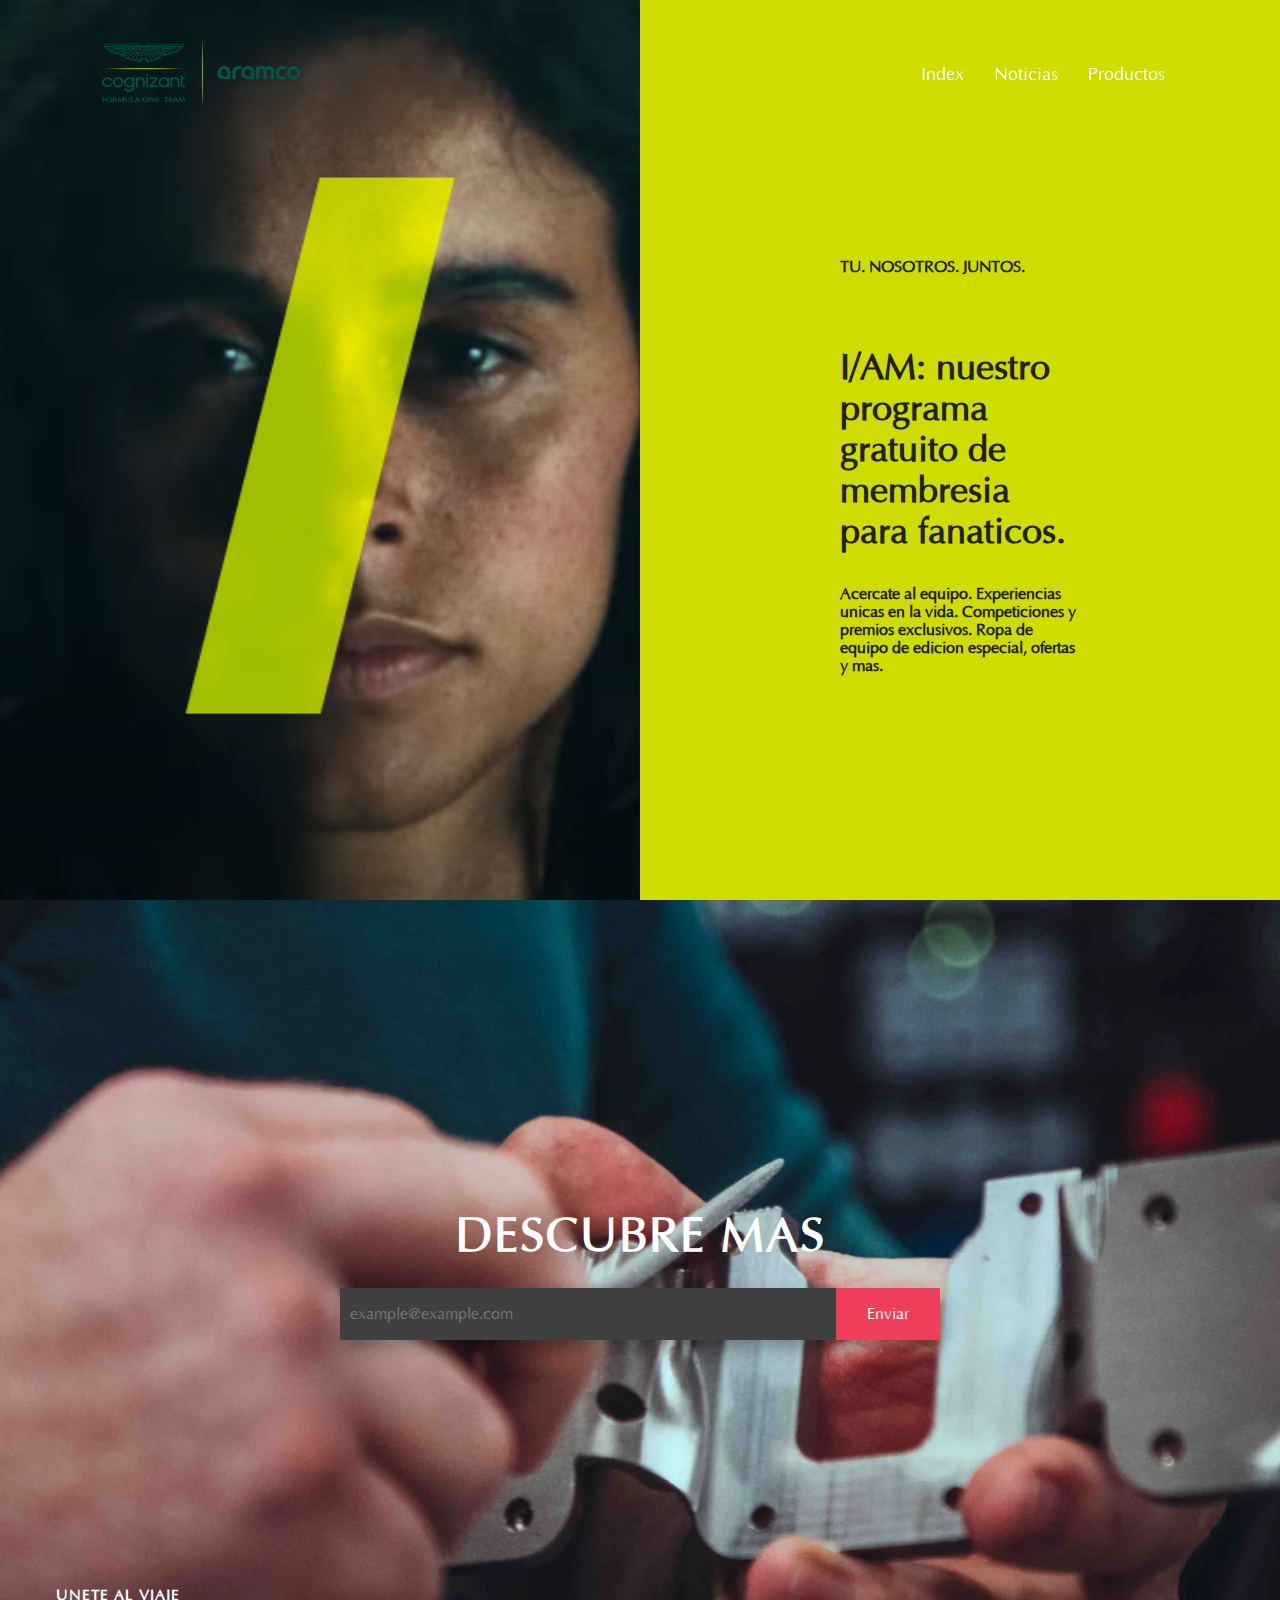
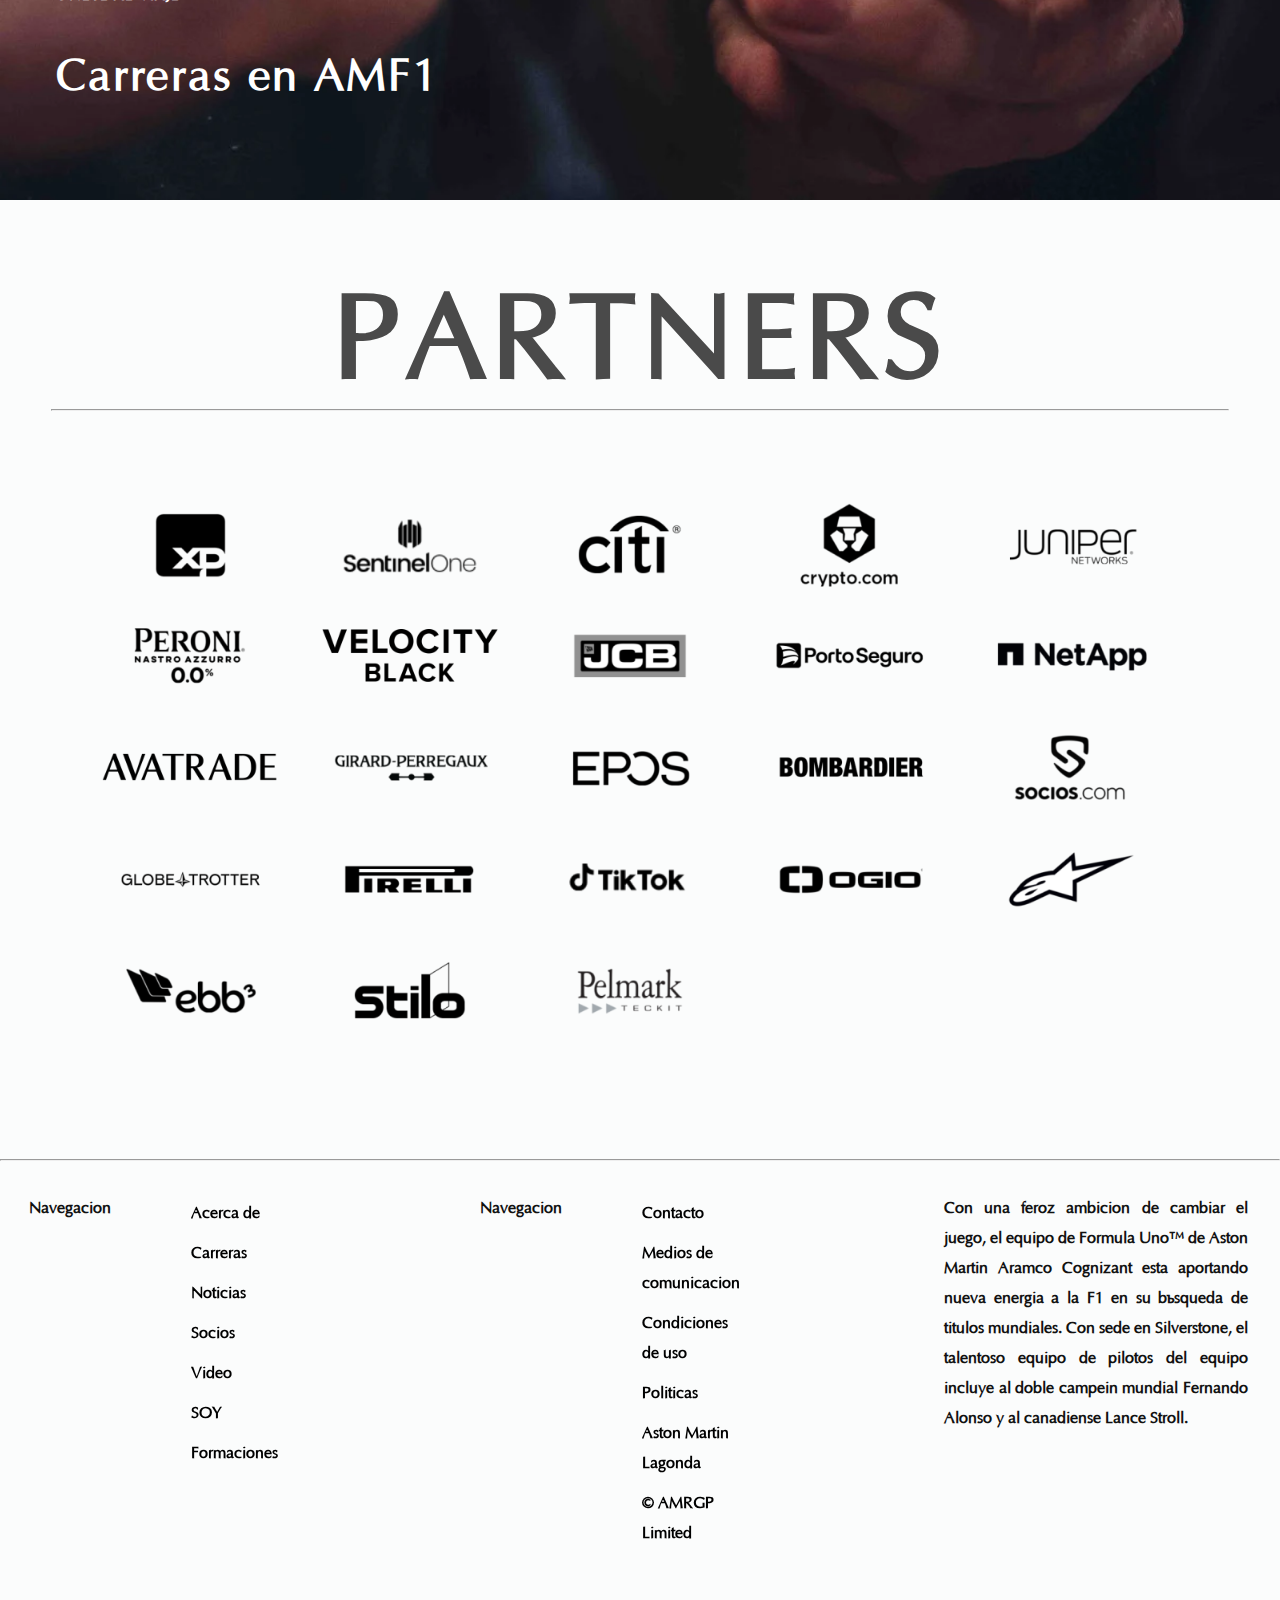
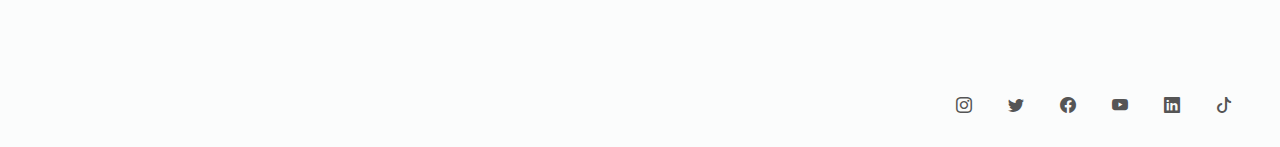
<file: paginas/contacto.html>
<!DOCTYPE html>
<html lang="en">

<head>
    <meta charset="UTF-8">
    <meta http-equiv="X-UA-Compatible" content="IE=edge">
    <meta name="viewport" content="width=device-width, initial-scale=1.0">
    <link rel="stylesheet" href="../css/contacto.css" type="text/css">
    <link rel="preconnect" href="https://fonts.googleapis.com">
    <link rel="preconnect" href="https://fonts.gstatic.com" crossorigin>
    <link href="https://fonts.googleapis.com/css2?family=Poppins:wght@100&display=swap" rel="stylesheet">
    <link rel="stylesheet" href="https://cdn.jsdelivr.net/npm/bootstrap-icons@1.10.3/font/bootstrap-icons.css">
    <script src="../js/sticky.js"></script>
    <title>Contacto</title>
</head>

<body>
    <header>
        <a href="https://www.astonmartinf1.com/en-GB/"><img src="../imagenes/logo.png" alt="logo" id="logo"></a>
        <ul>
            <li><a href="../index.html" class="header-links">Index</a></li>
            <li><a href="../paginas/noticias.html" class="header-links">Noticias</a></li>
            <li><a href="../paginas/productos.html" class="header-links">Productos</a></li>
        </ul>
    </header>
    <div id="content">
        <div id="banner">
            <div id="item1"></div>
            <div id="item2">
                <div id="moar-flex">
                    <div id="item2-content">
                        <h4>TU. NOSOTROS. JUNTOS.</h4>
                        <h1>I/AM: nuestro programa gratuito de membresia para fanaticos.</h1>
                        <p>Acercate al equipo. Experiencias unicas en la vida. Competiciones y premios exclusivos. Ropa
                            de equipo de edicion especial, ofertas y mas.</p>
                    </div>
                </div>

            </div>
        </div>
        <div id="banner2">
            <div id="form">
                <h1>Descubre mas</h1>
                <form action="../action_page.php" method="post" class="flex-form">
                    <input type="email" placeholder="example@example.com" autocomplete="off" required>
                    <input type="submit" value="Enviar">
                </form>
            </div>
            <div id="banner-title">
                <h4>Unete al viaje</h4>
                <h1>Carreras en AMF1</h1>
            </div>
        </div>
    </div>
    </div>
    <footer class="footer-general">
        <h1>Partners</h1>
        <hr>
        <div id="partners">
            <ul>
                <li><a href="https://www.astonmartinf1.com/en-GB/partner/xp"><img
                            src="../imagenes/footer/partner-xp.webp" alt="partner-xp"></a></li>
                <li><a href="https://www.astonmartinf1.com/en-GB/partner/sentinelone"><img
                            src="../imagenes/footer/partner-sentinal-one.webp" alt="partner-sentinal-one"></a></li>
                <li><a href="https://www.astonmartinf1.com/en-GB/partner/citi"><img
                            src="../imagenes/footer/partner-citi.webp" alt="partner-citi"></a></li>
                <li><a href="https://www.astonmartinf1.com/en-GB/partner/crypto-com"><img
                            src="../imagenes/footer/partner-crypto.webp" alt="partner-crypto"></a></li>
                <li><a href="https://www.astonmartinf1.com/en-GB/partner/juniper-networks"><img
                            src="../imagenes/footer/partner-juniper.webp" alt="partner-juniper"></a></li>
                <li><a href="https://www.astonmartinf1.com/en-GB/partner/peroni-nastro-azzurro-0-0"><img
                            src="../imagenes/footer/partner-peroni.webp" alt="partner-peroni"></a></li>
                <li><a href="https://www.astonmartinf1.com/en-GB/partner/velocity-black"><img
                            src="../imagenes/footer/VelocityBlack-Black.webp" alt="VelocityBlack-Black"></a></li>
                <li><a href="https://www.astonmartinf1.com/en-GB/partner/JCB"><img
                            src="../imagenes/footer/partner-jcb.webp" alt="partner-jcb"></a></li>
                <li><a href="https://www.astonmartinf1.com/en-GB/partner/porto-seguro"><img
                            src="../imagenes/footer/partner-porto-seguro.webp" alt="partner-porto-seguro"></a></li>
                <li><a href="https://www.astonmartinf1.com/en-GB/partner/netapp"><img
                            src="../imagenes/footer/partner-net-app.webp" alt="partner-net-app"></a></li>
                <li><a href="https://www.astonmartinf1.com/en-GB/partner/avatrade"><img
                            src="../imagenes/footer/Avatrade-Black-33-.webp" alt="Avatrade-Black-3"></a></li>
                <li><a href="https://www.astonmartinf1.com/en-GB/partner/girard-perregaux"><img
                            src="../imagenes/footer/partner-girard-perregaux.webp" alt="partner-girard-perregaux"></a>
                </li>
                <li><a href="https://www.astonmartinf1.com/en-GB/partner/epos"><img
                            src="../imagenes/footer/partner-epos.webp" alt="partner-epos"></a></li>
                <li><a href="https://www.astonmartinf1.com/en-GB/partner/bombardier"><img
                            src="../imagenes/footer/partner-bombardier.webp" alt="partner-bombardier"></a></li>
                <li><a href="https://www.astonmartinf1.com/en-GB/partner/socios"><img
                            src="../imagenes/footer/partner-socios.webp" alt="partner-socios"></a></li>
                <li><a href="https://www.astonmartinf1.com/en-GB/partner/globe-trotter"><img
                            src="../imagenes/footer/partner-globe-trotter.webp" alt="partner-globe-trotter"></a></li>
                <li><a href="https://www.astonmartinf1.com/en-GB/partner/pirelli"><img
                            src="../imagenes/footer/partner-pirelli.webp" alt="partner-pirelli"></a></li>
                <li><a href="https://www.astonmartinf1.com/en-GB/partner/tiktok"><img
                            src="../imagenes/footer/partner-tik-tok.webp" alt="partner-tik-tok"></a></li>
                <li><a href="https://www.astonmartinf1.com/en-GB/partner/ogio"><img
                            src="../imagenes/footer/partner-ogio.webp" alt="partner-ogio"></a></li>
                <li><a href="https://www.astonmartinf1.com/en-GB/partner/alpinestars"><img
                            src="../imagenes/footer/partner-alpine-stars.webp" alt="partner-alpine-stars"></a></li>
                <li><a href="https://www.astonmartinf1.com/en-GB/partner/ebb3"><img
                            src="../imagenes/footer/partner-ebb.webp" alt="partner-ebb"></a></li>
                <li><a href="https://www.astonmartinf1.com/en-GB/partner/stilo"><img
                            src="../imagenes/footer/partner-stilo.webp" alt="partner-stilo"></a></li>
                <li><a href="https://www.astonmartinf1.com/en-GB/partner/pelmark"><img
                            src="../imagenes/footer/partner-pelmark.webp" alt="partner-pelmark"></a></li>
            </ul>
        </div>
        <div class="policy">
            <hr>
            <div class="policy-flex">
                <div id="policy-1">
                    <div class="policy-title">
                        <p>Navegacion</p>
                    </div>
                    <div class="policy-list">
                        <ul>
                            <li><a href="https://www.astonmartinf1.com/en-GB/about">Acerca de</a></li>
                            <li><a href="https://www.astonmartinf1.com/en-GB/racing">Carreras</a></li>
                            <li><a href="https://www.astonmartinf1.com/en-GB/news">Noticias</a></li>
                            <li><a href="https://www.astonmartinf1.com/en-GB/partners">Socios</a></li>
                            <li><a href="https://www.astonmartinf1.com/en-GB/iamtv">Video</a></li>
                            <li><a href="https://www.astonmartinf1.com/en-GB/IAM">SOY</a></li>
                            <li><a href="https://www.astonmartinf1.com/en-GB/careers">Formaciones</a></li>
                        </ul>
                    </div>
                </div>
                <div id="policy-2">
                    <div class="policy-title">
                        <p>Navegacion</p>
                    </div>
                    <div class="policy-list">
                        <ul>
                            <li><a href="https://www.astonmartinf1.com/en-GB/contact">Contacto</a></li>
                            <li><a href="https://astonmartinf1.canto.global/allfiles?viewIndex=0">Medios de
                                    comunicacion</a></li>
                            <li><a href="https://www.astonmartinf1.com/en-GB/terms-of-uset">Condiciones de uso</a></li>
                            <li><a href="https://www.astonmartinf1.com/en-GB/policies">Politicas</a></li>
                            <li><a
                                    href="https://www.astonmartin.com/en?utm_source=amf1&utm_medium=website&utm_campaign=amf1_global_all_202101">Aston
                                    Martin Lagonda</a></li>
                            <li><a href="https://www.astonmartinf1.com/en-GB/">© AMRGP Limited</a></li>
                        </ul>
                    </div>
                </div>
                <div id="policy-description">
                    <p>Con una feroz ambicion de cambiar el juego, el equipo de Formula Uno™ de Aston Martin Aramco
                        Cognizant esta aportando nueva energia a la F1 en su búsqueda de titulos mundiales. Con sede en
                        Silverstone, el talentoso equipo de pilotos del equipo incluye al doble campein mundial Fernando
                        Alonso y al canadiense Lance Stroll.</p>
                </div>
            </div>
        </div>
        <div id="social-media">
            <ul>
                <li><a href="https://www.instagram.com/astonmartinf1/"><i class="bi bi-instagram"></i></a></li>
                <li><a href="https://twitter.com/astonmartinf1"><i class="bi bi-twitter"></i></a></li>
                <li><a href="https://facebook.com/AstonMartinF1Team"><i class="bi bi-facebook"></i></a></li>
                <li><a href="https://www.youtube.com/channel/UC8pLH6_Dz4QwKYE-dtcaxeg"><i class="bi bi-youtube"></i></a>
                </li>
                <li><a href="https://www.linkedin.com/company/astonmartinf1/"><i class="bi bi-linkedin"></i></a></li>
                <li><a href="https://www.tiktok.com/@astonmartinf1"><i class="bi bi-tiktok"></i></a></li>
            </ul>
        </div>
    </footer>
</body>

</html>
</file>
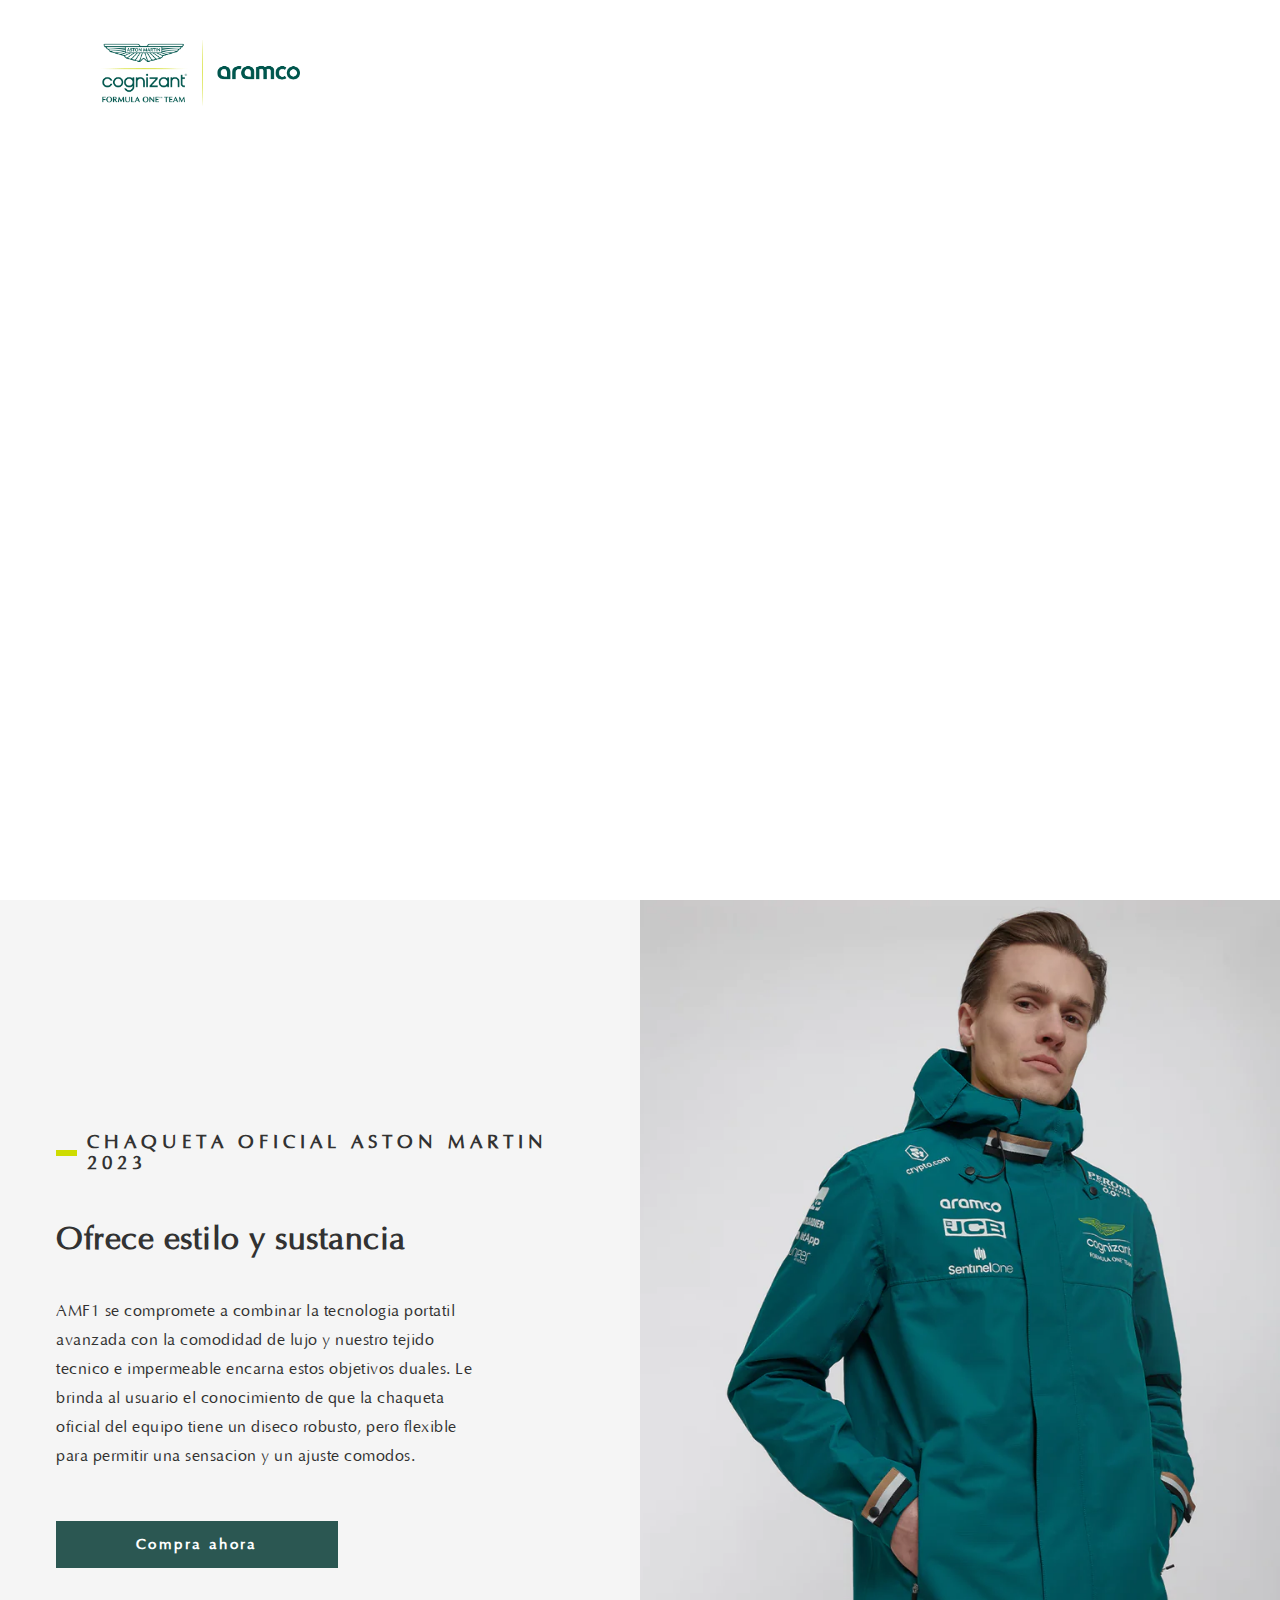
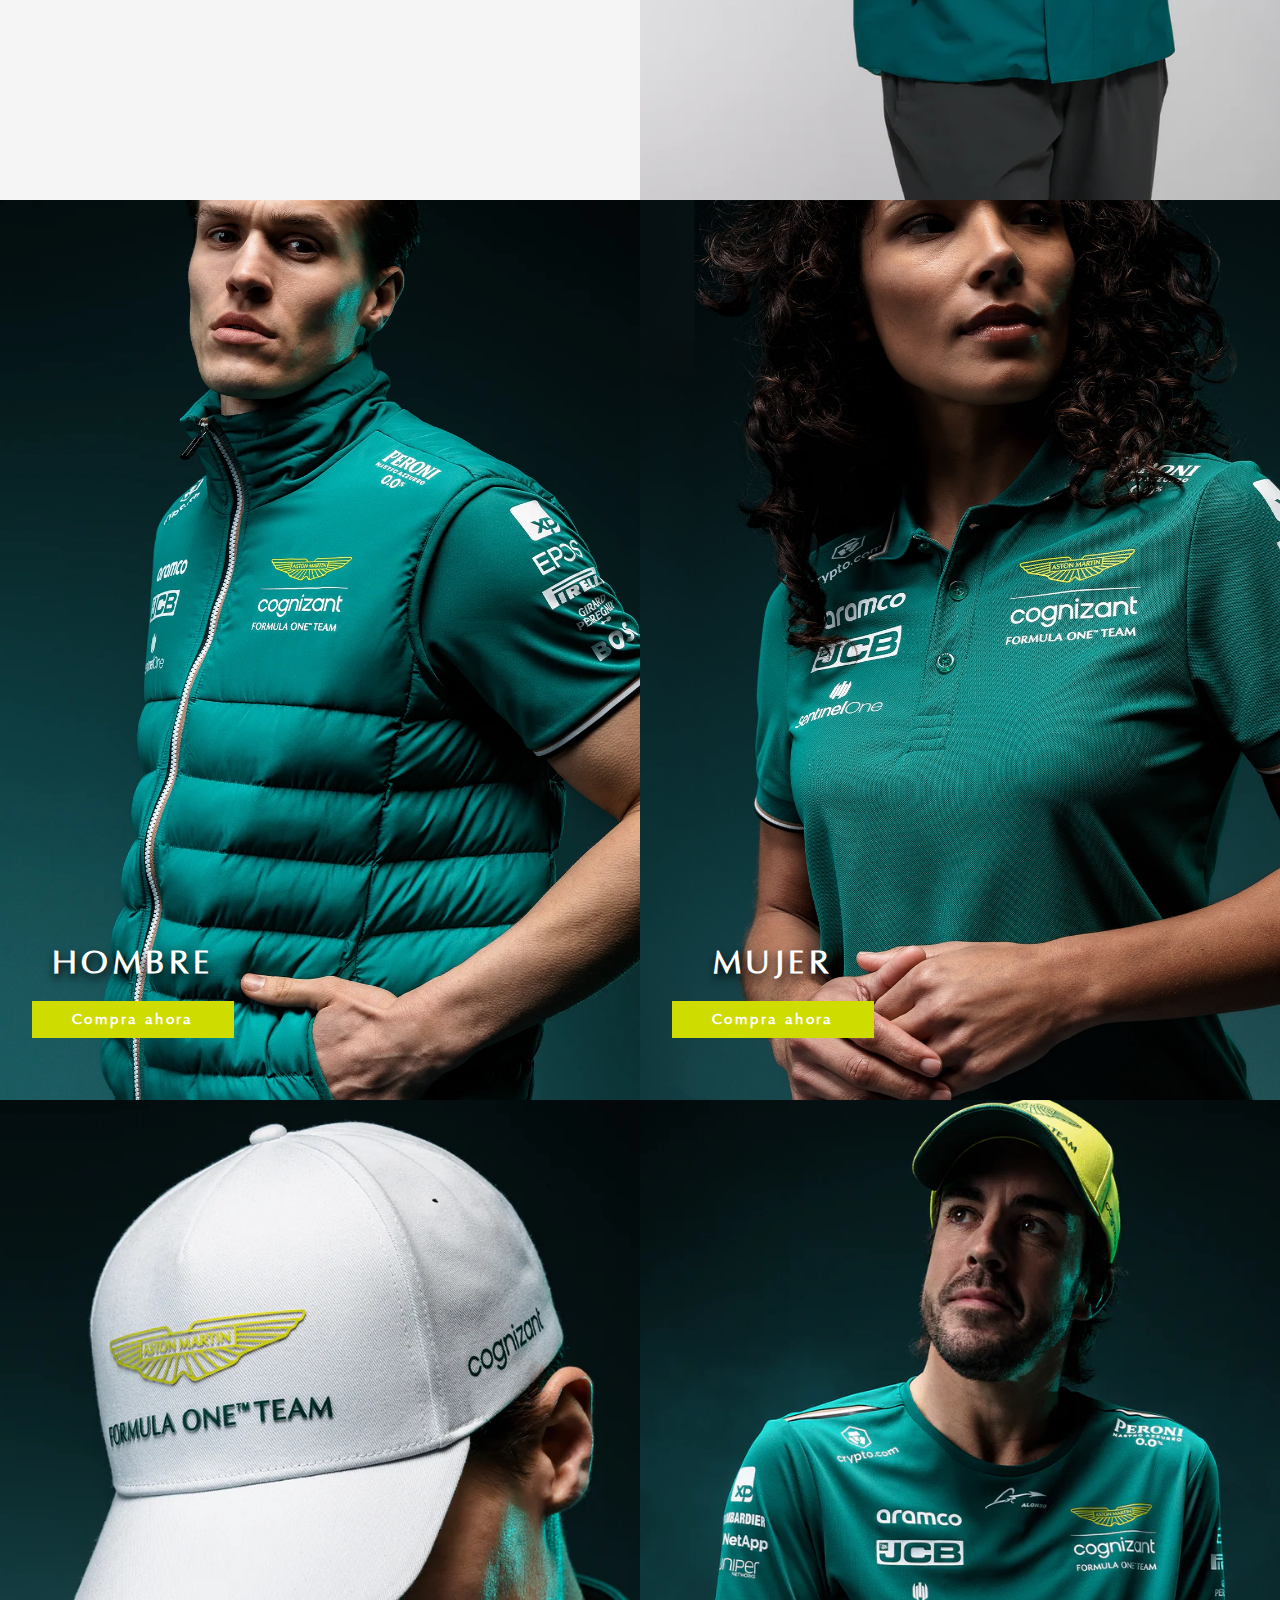
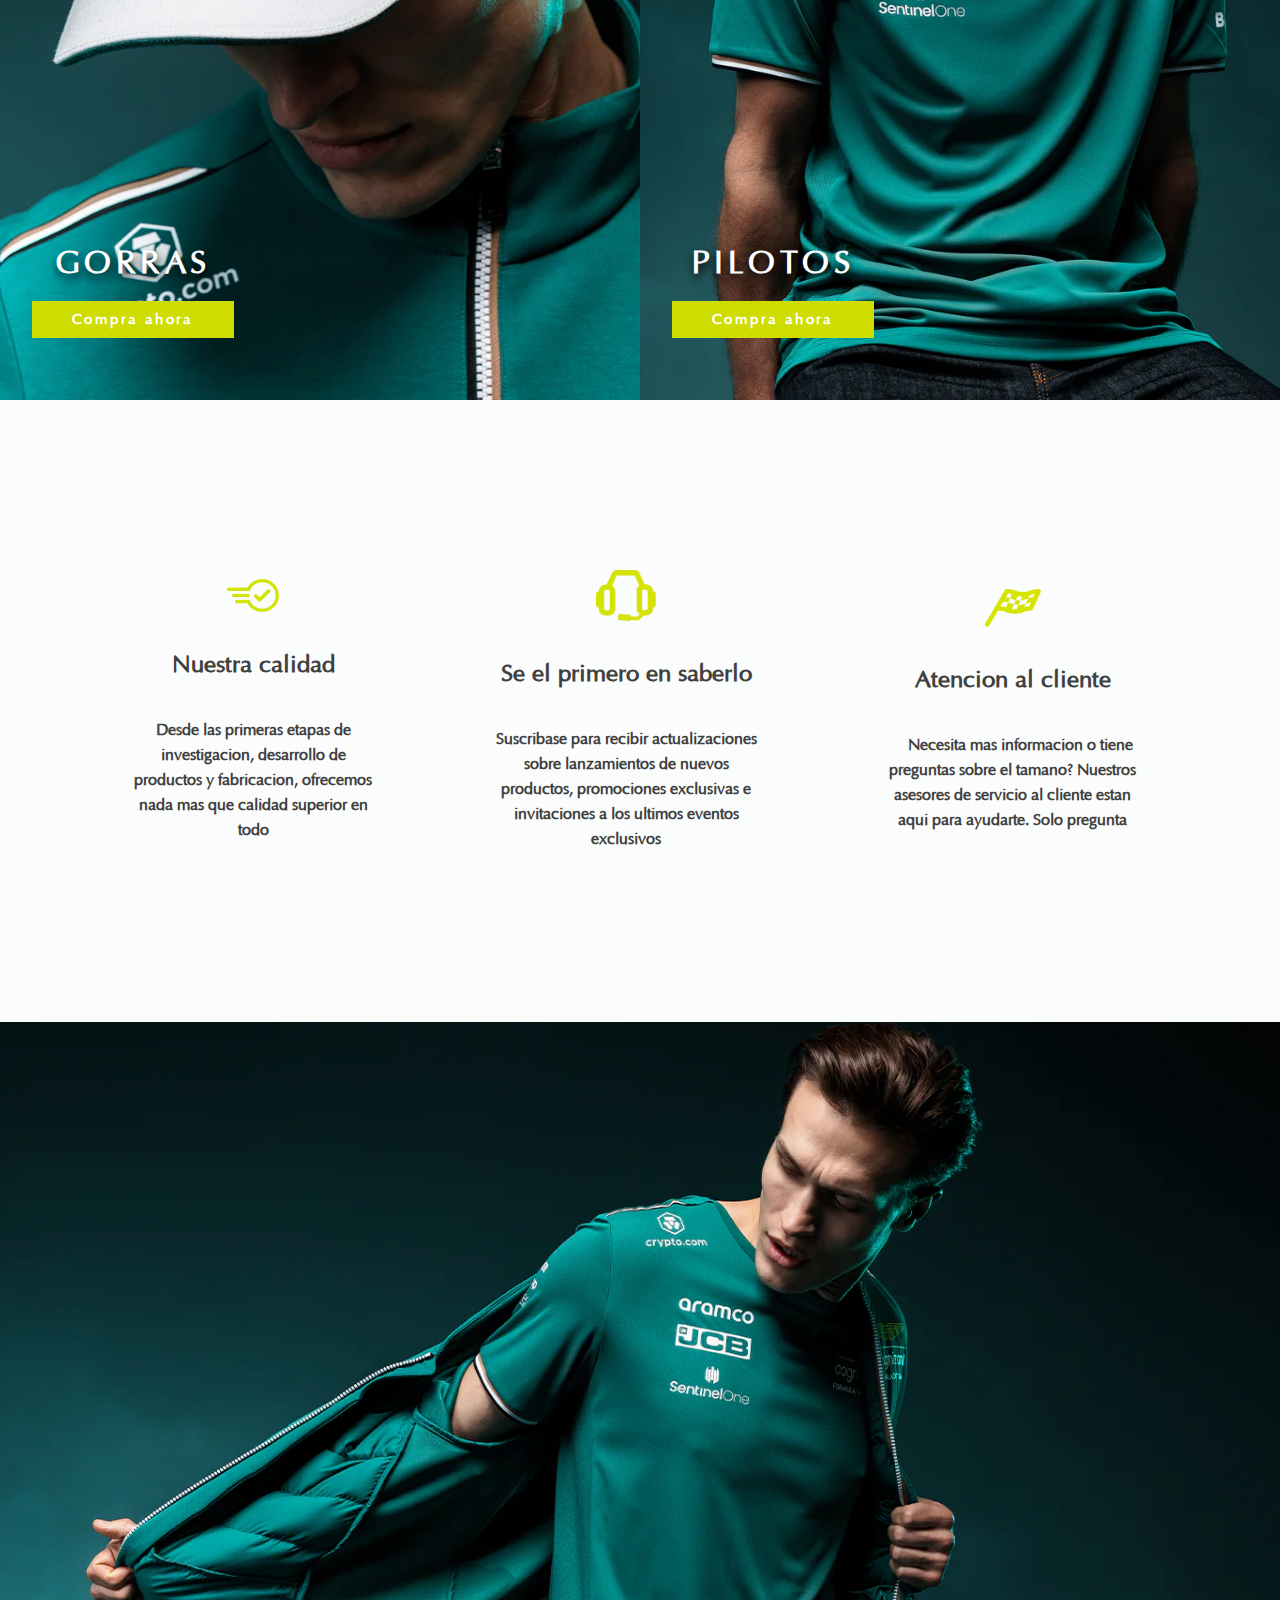
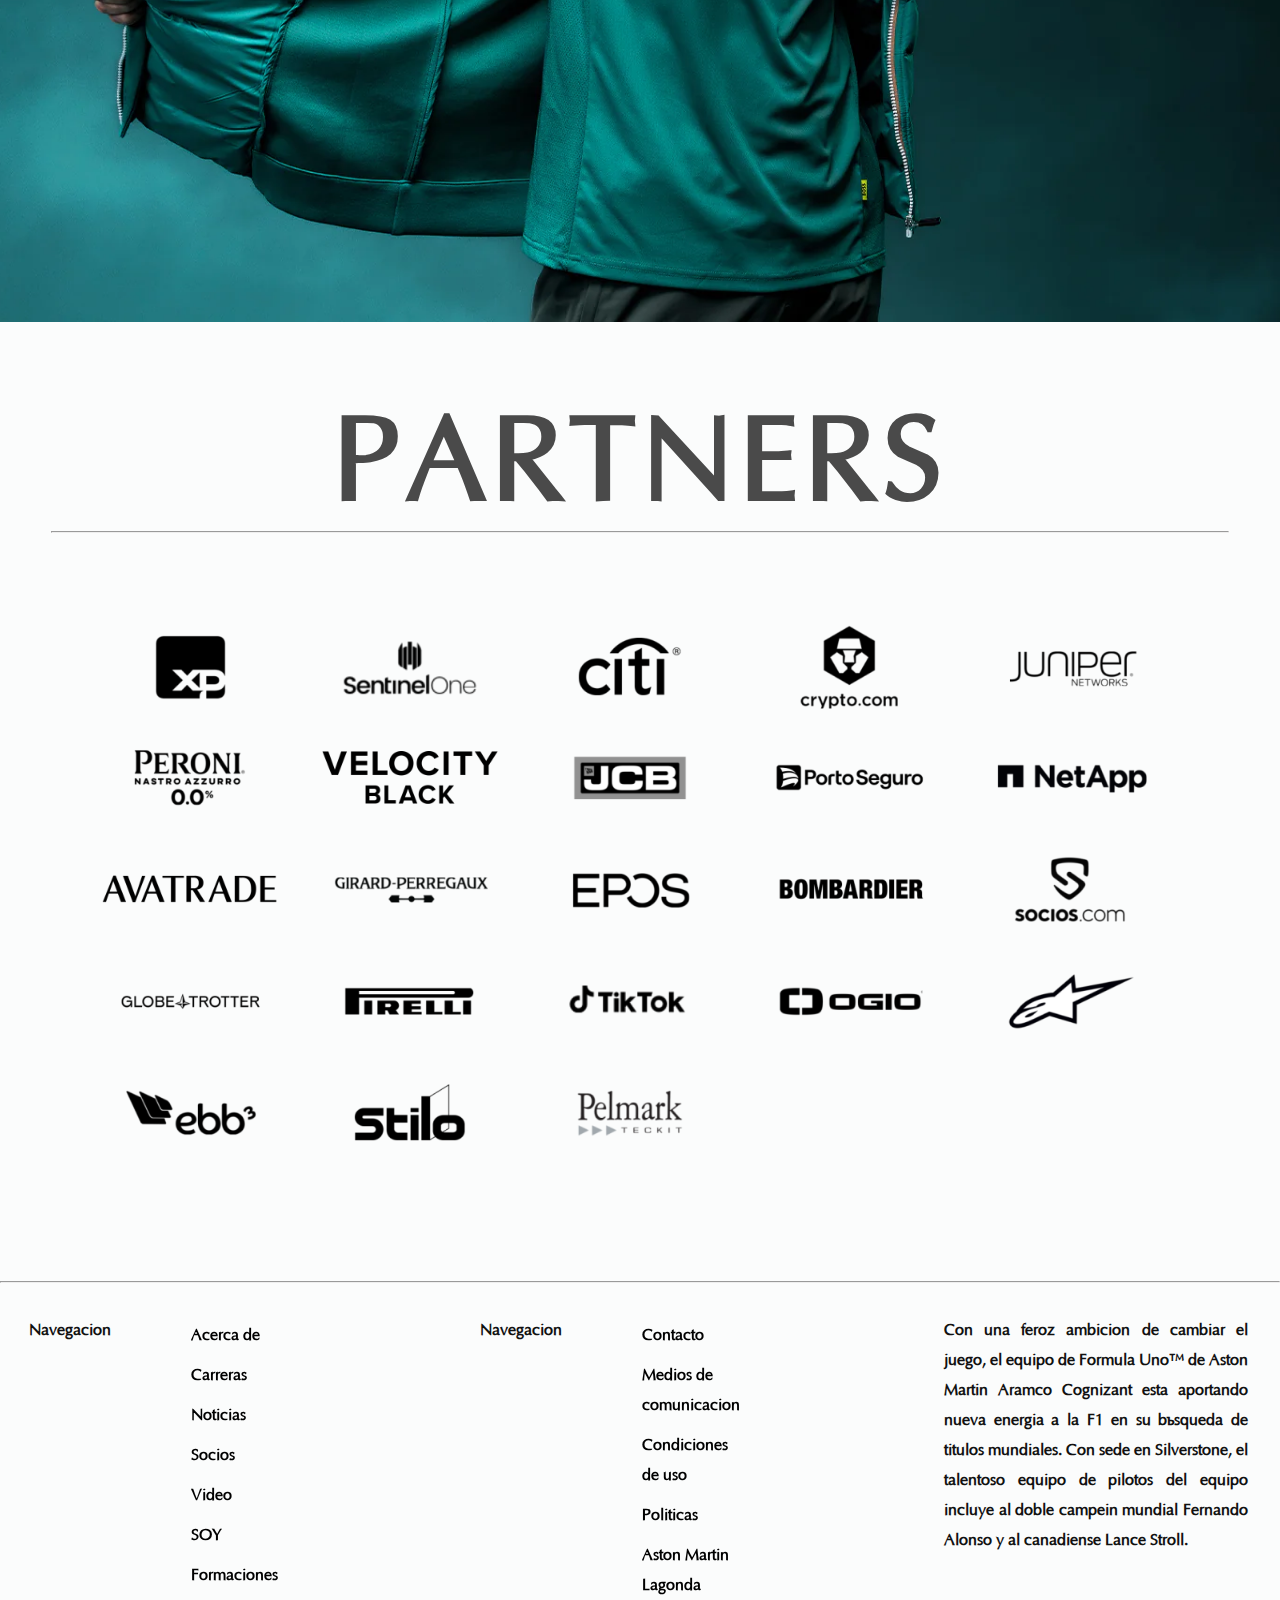
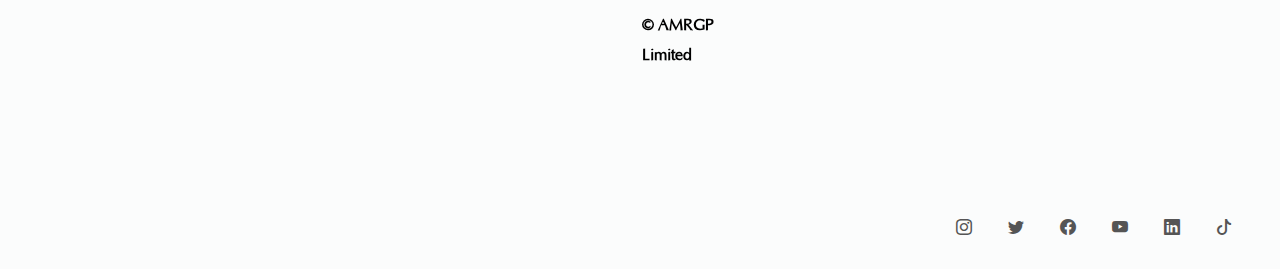
<file: paginas/productos.html>
<!DOCTYPE html>
<html lang="en">

<head>
    <meta charset="UTF-8">
    <meta http-equiv="X-UA-Compatible" content="IE=edge">
    <meta name="viewport" content="width=device-width, initial-scale=1.0">
    <title>Productos</title>
    <link rel="stylesheet" href="../css/productos.css" type="text/css">
    <link rel="preconnect" href="https://fonts.googleapis.com">
    <link rel="preconnect" href="https://fonts.gstatic.com" crossorigin>
    <link href="https://fonts.googleapis.com/css2?family=Poppins:wght@100&display=swap" rel="stylesheet">
    <link rel="stylesheet" href="https://cdn.jsdelivr.net/npm/bootstrap-icons@1.10.3/font/bootstrap-icons.css">
    <script src="../js/sticky.js"></script>
</head>

<body>
    <header>
        <a href="https://www.astonmartinf1.com/en-GB/"><img src="../imagenes/logo.png" alt="logo" id="logo"></a>
        <ul>
            <li><a href="../index.html" class="header-links">Index</a></li>
            <li><a href="../paginas/noticias.html" class="header-links">Noticias</a></li>
            <li><a href="../paginas/contacto.html" class="header-links">Contacto</a></li>
        </ul>
    </header>
    <div id="banner">
        <a href="https://shop.astonmartinf1.com/collections/team"></a>
    </div>
    <div class="content">
        <div class="item1">
            <div class="item1-flex">
                <div class="item1-content">
                    <h3>Chaqueta oficial Aston Martin 2023</h3>
                    <h1>Ofrece estilo y sustancia</h1>
                    <p>AMF1 se compromete a combinar la tecnologia portatil avanzada con la comodidad de lujo y nuestro
                        tejido tecnico e impermeable encarna estos objetivos duales. Le brinda al usuario el
                        conocimiento de que la chaqueta oficial del equipo tiene un diseño robusto, pero flexible para
                        permitir una sensacion y un ajuste comodos.</p>
                    <a href="https://shop.astonmartinf1.com/products/amf1-2023-official-team-jacket"
                        class="pseudo-boton">Compra ahora</a>
                </div>
            </div>
        </div>
        <div class="item2 p1">
        </div>
        <div class="item2 p2">
            <div class="item2-flex">
                <div class="flex-content">
                    <div class="item2-content">
                        <h1>Hombre</h1>
                        <a href="https://shop.astonmartinf1.com/collections/mens" class="pseudo-boton">Compra ahora</a>
                    </div>
                </div>
            </div>
        </div>
        <div class="item2 p3">
            <div class="item2-flex">
                <div class="flex-content">
                    <div class="item2-content">
                        <h1>Mujer</h1>
                        <a href="https://shop.astonmartinf1.com/collections/womens" class="pseudo-boton">Compra
                            ahora</a>
                    </div>
                </div>
            </div>
        </div>
        <div class="item2 p4">
            <div class="item2-flex">
                <div class="flex-content">
                    <div class="item2-content">
                        <h1>Gorras</h1>
                        <a href="https://shop.astonmartinf1.com/collections/headwear" class="pseudo-boton">Compra
                            ahora</a>
                    </div>
                </div>
            </div>
        </div>
        <div class="item2 p5">
            <div class="item2-flex">
                <div class="flex-content">
                    <div class="item2-content">
                        <h1>Pilotos</h1>
                        <a href="https://shop.astonmartinf1.com/pages/drivers" class="pseudo-boton">Compra ahora</a>
                    </div>
                </div>
            </div>
        </div>
    </div>
    <div class="content2">
        <div class="garantia">
            <div class="garantia-item">
                <img src="../imagenes/productos/asset1.avif" alt="asset1" class="asset">
                <h2>Nuestra calidad</h2>
                <p>Desde las primeras etapas de investigacion, desarrollo de productos y fabricacion, ofrecemos nada mas
                    que calidad superior en todo</p>
            </div>
            <div class="garantia-item">
                <img src="../imagenes/productos/asset2.avif" alt="asset1" class="asset">
                <h2>Se el primero en saberlo</h2>
                <p>Suscribase para recibir actualizaciones sobre lanzamientos de nuevos productos, promociones exclusivas e invitaciones a los ultimos eventos exclusivos</p>
            </div>
            <div class="garantia-item">
                <img src="../imagenes/productos/asset3.webp" alt="asset1" class="asset">
                <h2>Atencion al cliente</h2>
                <p>¿Necesita mas informacion o tiene preguntas sobre el tamano? Nuestros asesores de servicio al cliente estan aqui para ayudarte. Solo pregunta</p>
            </div>
        </div>
    </div>
    <div id="banner2">
    </div>
    </div>
    <footer class="footer-general">
        <h1>Partners</h1>
        <hr>
        <div id="partners">
            <ul>
                <li><a href="https://www.astonmartinf1.com/en-GB/partner/xp"><img
                            src="../imagenes/footer/partner-xp.webp" alt="partner-xp"></a></li>
                <li><a href="https://www.astonmartinf1.com/en-GB/partner/sentinelone"><img
                            src="../imagenes/footer/partner-sentinal-one.webp" alt="partner-sentinal-one"></a></li>
                <li><a href="https://www.astonmartinf1.com/en-GB/partner/citi"><img
                            src="../imagenes/footer/partner-citi.webp" alt="partner-citi"></a></li>
                <li><a href="https://www.astonmartinf1.com/en-GB/partner/crypto-com"><img
                            src="../imagenes/footer/partner-crypto.webp" alt="partner-crypto"></a></li>
                <li><a href="https://www.astonmartinf1.com/en-GB/partner/juniper-networks"><img
                            src="../imagenes/footer/partner-juniper.webp" alt="partner-juniper"></a></li>
                <li><a href="https://www.astonmartinf1.com/en-GB/partner/peroni-nastro-azzurro-0-0"><img
                            src="../imagenes/footer/partner-peroni.webp" alt="partner-peroni"></a></li>
                <li><a href="https://www.astonmartinf1.com/en-GB/partner/velocity-black"><img
                            src="../imagenes/footer/VelocityBlack-Black.webp" alt="VelocityBlack-Black"></a></li>
                <li><a href="https://www.astonmartinf1.com/en-GB/partner/JCB"><img
                            src="../imagenes/footer/partner-jcb.webp" alt="partner-jcb"></a></li>
                <li><a href="https://www.astonmartinf1.com/en-GB/partner/porto-seguro"><img
                            src="../imagenes/footer/partner-porto-seguro.webp" alt="partner-porto-seguro"></a></li>
                <li><a href="https://www.astonmartinf1.com/en-GB/partner/netapp"><img
                            src="../imagenes/footer/partner-net-app.webp" alt="partner-net-app"></a></li>
                <li><a href="https://www.astonmartinf1.com/en-GB/partner/avatrade"><img
                            src="../imagenes/footer/Avatrade-Black-33-.webp" alt="Avatrade-Black-3"></a></li>
                <li><a href="https://www.astonmartinf1.com/en-GB/partner/girard-perregaux"><img
                            src="../imagenes/footer/partner-girard-perregaux.webp" alt="partner-girard-perregaux"></a>
                </li>
                <li><a href="https://www.astonmartinf1.com/en-GB/partner/epos"><img
                            src="../imagenes/footer/partner-epos.webp" alt="partner-epos"></a></li>
                <li><a href="https://www.astonmartinf1.com/en-GB/partner/bombardier"><img
                            src="../imagenes/footer/partner-bombardier.webp" alt="partner-bombardier"></a></li>
                <li><a href="https://www.astonmartinf1.com/en-GB/partner/socios"><img
                            src="../imagenes/footer/partner-socios.webp" alt="partner-socios"></a></li>
                <li><a href="https://www.astonmartinf1.com/en-GB/partner/globe-trotter"><img
                            src="../imagenes/footer/partner-globe-trotter.webp" alt="partner-globe-trotter"></a></li>
                <li><a href="https://www.astonmartinf1.com/en-GB/partner/pirelli"><img
                            src="../imagenes/footer/partner-pirelli.webp" alt="partner-pirelli"></a></li>
                <li><a href="https://www.astonmartinf1.com/en-GB/partner/tiktok"><img
                            src="../imagenes/footer/partner-tik-tok.webp" alt="partner-tik-tok"></a></li>
                <li><a href="https://www.astonmartinf1.com/en-GB/partner/ogio"><img
                            src="../imagenes/footer/partner-ogio.webp" alt="partner-ogio"></a></li>
                <li><a href="https://www.astonmartinf1.com/en-GB/partner/alpinestars"><img
                            src="../imagenes/footer/partner-alpine-stars.webp" alt="partner-alpine-stars"></a></li>
                <li><a href="https://www.astonmartinf1.com/en-GB/partner/ebb3"><img
                            src="../imagenes/footer/partner-ebb.webp" alt="partner-ebb"></a></li>
                <li><a href="https://www.astonmartinf1.com/en-GB/partner/stilo"><img
                            src="../imagenes/footer/partner-stilo.webp" alt="partner-stilo"></a></li>
                <li><a href="https://www.astonmartinf1.com/en-GB/partner/pelmark"><img
                            src="../imagenes/footer/partner-pelmark.webp" alt="partner-pelmark"></a></li>
            </ul>
        </div>
        <div class="policy">
            <hr>
            <div class="policy-flex">
                <div id="policy-1">
                    <div class="policy-title">
                        <p>Navegacion</p>
                    </div>
                    <div class="policy-list">
                        <ul>
                            <li><a href="https://www.astonmartinf1.com/en-GB/about">Acerca de</a></li>
                            <li><a href="https://www.astonmartinf1.com/en-GB/racing">Carreras</a></li>
                            <li><a href="https://www.astonmartinf1.com/en-GB/news">Noticias</a></li>
                            <li><a href="https://www.astonmartinf1.com/en-GB/partners">Socios</a></li>
                            <li><a href="https://www.astonmartinf1.com/en-GB/iamtv">Video</a></li>
                            <li><a href="https://www.astonmartinf1.com/en-GB/IAM">SOY</a></li>
                            <li><a href="https://www.astonmartinf1.com/en-GB/careers">Formaciones</a></li>
                        </ul>
                    </div>
                </div>
                <div id="policy-2">
                    <div class="policy-title">
                        <p>Navegacion</p>
                    </div>
                    <div class="policy-list">
                        <ul>
                            <li><a href="https://www.astonmartinf1.com/en-GB/contact">Contacto</a></li>
                            <li><a href="https://astonmartinf1.canto.global/allfiles?viewIndex=0">Medios de
                                    comunicacion</a></li>
                            <li><a href="https://www.astonmartinf1.com/en-GB/terms-of-uset">Condiciones de uso</a></li>
                            <li><a href="https://www.astonmartinf1.com/en-GB/policies">Politicas</a></li>
                            <li><a
                                    href="https://www.astonmartin.com/en?utm_source=amf1&utm_medium=website&utm_campaign=amf1_global_all_202101">Aston
                                    Martin Lagonda</a></li>
                            <li><a href="https://www.astonmartinf1.com/en-GB/">© AMRGP Limited</a></li>
                        </ul>
                    </div>
                </div>
                <div id="policy-description">
                    <p>Con una feroz ambicion de cambiar el juego, el equipo de Formula Uno™ de Aston Martin Aramco
                        Cognizant esta aportando nueva energia a la F1 en su búsqueda de titulos mundiales. Con sede en
                        Silverstone, el talentoso equipo de pilotos del equipo incluye al doble campein mundial Fernando
                        Alonso y al canadiense Lance Stroll.</p>
                </div>
            </div>
        </div>
        <div id="social-media">
            <ul>
                <li><a href="https://www.instagram.com/astonmartinf1/"><i class="bi bi-instagram"></i></a></li>
                <li><a href="https://twitter.com/astonmartinf1"><i class="bi bi-twitter"></i></a></li>
                <li><a href="https://facebook.com/AstonMartinF1Team"><i class="bi bi-facebook"></i></a></li>
                <li><a href="https://www.youtube.com/channel/UC8pLH6_Dz4QwKYE-dtcaxeg"><i class="bi bi-youtube"></i></a>
                </li>
                <li><a href="https://www.linkedin.com/company/astonmartinf1/"><i class="bi bi-linkedin"></i></a></li>
                <li><a href="https://www.tiktok.com/@astonmartinf1"><i class="bi bi-tiktok"></i></a></li>
            </ul>
        </div>
    </footer>
</body>

</html>
</file>
<file: css/contacto.css>
/* GENERAL */
* {
    margin: 0;
    padding: 0;
    font-family: 'Optima';
    text-decoration: none;
    box-sizing: border-box;
    color: white;
}

/* CUSTOMS */

@font-face {
    font-family: 'Optima';
    font-style: normal;
    font-weight: normal;
    src: local('Optima'), url('../fuentes/OPTIMA.woff') format('woff');
}

::-webkit-scrollbar {
    width: 10px;
    height: 10px;
}

::-webkit-scrollbar-track {
    border-radius: 10px;
    background: linear-gradient(left, #212121, #323232);
    box-shadow: 0 0 1px 1px #111;
}

::-webkit-scrollbar-thumb {
    border-radius: 10px;
    background: linear-gradient(left, #4A4A4A, #404040);
    box-shadow: inset 0 0 1px 1px #191919;
}

::-webkit-scrollbar-thumb:hover {
    background: linear-gradient(left, #555555, #4e4e4e);
}

/* IMAGENES */
#logo {
    width: 200px;
}

header.sticky #logo {
    margin-top: 5px;
    transition: 0.6s;
}

.footer-general img {
    width: 80%;
}

/* HEADER */
header {
    position: fixed;
    top: 0;
    left: 0;
    width: 100%;
    display: flex;
    justify-content: space-between;
    align-items: center;
    transition: 0.6s;
    padding: 40px 100px;
    z-index: 1;
}

header.sticky {
    padding: 15px 100px;
    backdrop-filter: blur(22.5px);
}

header.sticky .header-links {
    font-size: 16px;
}

header ul {
    position: relative;
    display: flex;
    justify-content: center;
    align-items: center;
}

header ul li {
    position: relative;
    list-style: none;
}

.header-links {
    position: relative;
    margin: 0 15px;
    font-size: 18px;
    transition: 0.5s;
}

.header-links:hover {
    font-size: 25px;
}

header.sticky .header-links:hover {
    font-size: 22px;
}

/* CONTENT */

#content {
    display: flex;
    justify-content: center;
    align-items: center;
    flex-direction: column;
}

/* BANNER */

#banner {
    display: flex;
    justify-content: center;
    align-self: center;
    width: 100%;
    height: 100vh;
}

#item1 {
    width: 50%;
    background-image: url('../imagenes/contacto/banner.webp');
    background-size: cover;
    background-position: center;
}

#item2 {
    background-color: #cedc00;
    width: 50%;
    display: flex;
    justify-content: center;
    align-items: center;
}

#moar-flex {
    display: flex;
    justify-content: center;
    align-items: center;
}

#item2-content {
    display: flex;
    justify-content: center;
    align-items: center;
    flex-direction: column;
    padding: 5em;
}

#item2-content h4,
#item2-content h1,
#item2-content p {
    color: #212121;
    margin-top: 2em;
    font-weight: bolder;
    width: 50%;
}

#item2-content h1 {
    font-size: 36px;
}

/* FORMULARIO */

#banner2 {
    background-image: url('../imagenes/contacto/banner2.webp');
    background-size: cover;
    background-repeat: no-repeat;
    height: 100vh;
    width: 100%;
    display: flex;
    justify-content: center;
    align-items: center;
    flex-direction: column;
}

#form h1 {
    font-size: 3rem;
    font-weight: bolder;
    color: #fff;
    margin: 0 0 1.5rem;
    text-transform: uppercase;
    letter-spacing: 2px;
}

#form {
    height: 100vh;
    width: 100%;
    padding: 20px 50px;
    display: flex;
    flex-direction: column;
    justify-content: end;
    align-items: center;
}
  
  .flex-form input[type="submit"] {
    background: #ef3f5a;
    border: 1px solid #ef3f5a;
    color: #fff;
    padding: 0 30px;
    cursor: pointer;
    transition: 0.6s all;
  }
  
  .flex-form input[type="submit"]:hover {
    background: #d73851;
    border: 1px solid #d73851;
  }
  
  .flex-form {
    display: flex;
    z-index: 0;
    position: relative;
    width: 600px;
    box-shadow: 4px 8px 16px rgba(0, 0, 0, 0.3);
  }
  
  .flex-form > * {
    border: 0;
    padding: 0 0 0 10px;
    background: #404040;
    line-height: 50px;
    font-size: 1rem;
    border-radius: 0;
    outline: 0;
  }
  
  input[type="email"] {
    width: 700px;
  }


#banner-title {
    width: 100%;
    display: flex;
    flex-direction: column;
    justify-content: center;
    align-items: flex-start;
    height: 100vh;
    padding-left: 3.5em;
}

#banner-title h4,
#banner-title h1 {
    font-weight: bolder;
}

#banner-title h4 {
    font-size: 15px;
    letter-spacing: 1px;
    margin-top: 10vw;
    text-transform: uppercase;
}

#banner-title h1 {
    margin-top: 3.75vw;
    font-size: 45px;
    letter-spacing: 1.85px;
}

/* FOOTER */

.footer-general {
    background-color: #FBFCFC;
    padding-top: 75px;
    padding-bottom: 0;
}

.footer-general {
    text-align: center;
}

.footer-general hr {
    width: 92%;
    margin: auto;
}

.footer-general h1 {
    font-size: 120px;
    color: #4A4A4A;
    letter-spacing: 5px;
    text-transform: uppercase;
    text-align: center;
}

#partners {
    display: flex;
    justify-content: center;
}

#partners ul {
    display: flex;
    align-items: center;
    flex-wrap: wrap;
    list-style-type: none;
    padding-top: 5em;
    padding-left: 5em;
}

.policy {
    margin-top: 7em;
}

.policy hr {
    width: 100%;
    margin: auto;
}

.policy-flex {
    display: flex;
    justify-content: space-between;
    padding: 2em;
    line-height: 30px;
}

#policy-1,
#policy-2,
#policy-description {
    display: flex;
    justify-content: center;
    width: 20%;
}

.policy-list li {
    margin-left: 5em;
    text-align: left;
}

.policy-list a {
    background-image: linear-gradient(to right,
            #cedc00,
            #cedc00 50%,
            #000 50%);
    background-size: 200% 100%;
    background-position: -100%;
    display: inline-block;
    padding: 5px 0;
    position: relative;
    -webkit-background-clip: text;
    -webkit-text-fill-color: transparent;
    transition: all 0.3s ease-in-out;
}

.policy-list a:before {
    content: '';
    background: #323232;
    display: block;
    position: absolute;
    bottom: -3px;
    left: 0;
    width: 0;
    height: 3px;
    transition: all 0.3s ease-in-out;
}

.policy-list a:hover {
    background-position: 0;
}

.policy-list a:hover::before {
    width: 100%;
}

.policy-title p,
.policy-list a,
.policy-list li {
    color: #111;
    font-weight: bolder;
    list-style: none;
}

#policy-description {
    width: 25%;
    line-height: 30px;
}

#policy-description p {
    font-weight: bolder;
    text-align: justify;
    color: #111;
}

#social-media {
    padding: 1em;
    display: flex;
    align-items: center;
    justify-content: flex-end;
    margin-top: 5em;
}

#social-media i {
    color: #555555;
    transition: 0.4s;
}

#social-media li {
    display: inline;
    margin: 1em;
}

#social-media ul {
    padding: 1em;
}


#social-media i:hover {
    font-size: 1.5em;
    transition: 0.4s;
}
</file>
<file: css/productos.css>
/* GENERAL */
* {
    margin: 0;
    padding: 0;
    font-family: 'Optima';
    text-decoration: none;
    box-sizing: border-box;
    color: white;
}

/* CUSTOMS */

@font-face {
    font-family: 'Optima';
    font-style: normal;
    font-weight: normal;
    src: local('Optima'), url('../fuentes/OPTIMA.woff') format('woff');
}

::-webkit-scrollbar {
    width: 10px;
    height: 10px;
}

::-webkit-scrollbar-track {
    border-radius: 10px;
    background: linear-gradient(left, #212121, #323232);
    box-shadow: 0 0 1px 1px #111;
}

::-webkit-scrollbar-thumb {
    border-radius: 10px;
    background: linear-gradient(left, #4A4A4A, #404040);
    box-shadow: inset 0 0 1px 1px #191919;
}

::-webkit-scrollbar-thumb:hover {
    background: linear-gradient(left, #555555, #4e4e4e);
}

/* IMAGENES */
#logo {
    width: 200px;
}

header.sticky #logo {
    margin-top: 5px;
    transition: 0.6s;
}

.footer-general img {
    width: 80%;
}

.item2 img {
    width: 100%;
    display: flex;
    justify-content: center;
    align-items: center;
}

.p1 {
    background-image: url('../imagenes/productos/item2-image.webp');
}

.p2 {
    background-image: url('../imagenes/productos/item2-image2.webp');
}

.p3 {
    background-image: url('../imagenes/productos/item2-image3.jpg');
}

.p4 {
    background-image: url('../imagenes/productos/item2-image4.webp');
}

.p5 {
    background-image: url('../imagenes/productos/item2-image5.webp');
}

.asset{
    width: 15%;
}

/* BOTONES */
.pseudo-boton {
    display: inline-block;
    padding: 15px 80px;
    color: #fff;
    font-size: 15px;
    letter-spacing: 0.15rem;
    transition: all 0.3s;
    position: relative;
    z-index: 1;
    margin-top: 50px;
    font-weight: bolder;
    background-color: #2B5752;
}

.pseudo-boton::after {
    background-color: #cedc00;
    transition: all 0.3s;
}

.pseudo-boton:hover {
    background-color: #cedc00;
}

/* HEADER */
header {
    position: fixed;
    top: 0;
    left: 0;
    width: 100%;
    display: flex;
    justify-content: space-between;
    align-items: center;
    transition: 0.6s;
    padding: 40px 100px;
    z-index: 1;
}

header.sticky {
    padding: 15px 100px;
    backdrop-filter: blur(22.5px);
}

header.sticky .header-links {
    font-size: 16px;
}

header ul {
    position: relative;
    display: flex;
    justify-content: center;
    align-items: center;
}

header ul li {
    position: relative;
    list-style: none;
}

.header-links {
    position: relative;
    margin: 0 15px;
    font-size: 18px;
    transition: 0.5s;
}

.header-links:hover {
    font-size: 25px;
}

header.sticky .header-links:hover {
    font-size: 22px;
}

/* BANNER */

#banner {
    width: 100%;
    height: 100vh;
    background-image: url('https://cdn.shopify.com/s/files/1/0448/5985/0917/files/Desktop_Banner_1dec7bdf-c7d7-472c-81b8-173ccf7fdd30_1950x.jpg?v=1679302537');
    background-size: cover;
    background-position: center;
    animation: change 25s infinite ease-in-out;
    overflow: hidden;
}

#banner a {
    width: 100%;
    height: 100vh;
    display: block;
}

@keyframes change {
    0% {
        background-image: url('https://cdn.shopify.com/s/files/1/0448/5985/0917/files/Desktop_Banner_1dec7bdf-c7d7-472c-81b8-173ccf7fdd30_1950x.jpg?v=1679302537');
    }

    20% {
        background-image: url('https://cdn.shopify.com/s/files/1/0448/5985/0917/files/Desktop_Banner_8ac1db68-ec8c-4802-a0d5-28c154291925_1950x.jpg?v=1679302564');
    }

    40% {
        background-image: url('https://cdn.shopify.com/s/files/1/0448/5985/0917/files/Desktop_Banner_b65ebe22-1077-43b0-8c6f-7ff42ecc09b4_1950x.jpg?v=1679302496');
    }

    60% {
        background-image: url('https://cdn.shopify.com/s/files/1/0448/5985/0917/files/Desktop_Banner_1dec7bdf-c7d7-472c-81b8-173ccf7fdd30_1950x.jpg?v=1679302537');
    }

    80% {
        background-image: url('https://cdn.shopify.com/s/files/1/0448/5985/0917/files/Desktop_Banner_8ac1db68-ec8c-4802-a0d5-28c154291925_1950x.jpg?v=1679302564');
    }

    100% {
        background-image: url('https://cdn.shopify.com/s/files/1/0448/5985/0917/files/Desktop_Banner_1dec7bdf-c7d7-472c-81b8-173ccf7fdd30_1950x.jpg?v=1679302537');
    }

}

/* CONTENT */

.content {
    display: flex;
    flex-wrap: wrap;
}

.item1 {
    background-color: #F5F5F5;
    width: 50%;
    display: flex;
    justify-content: center;
}

.item1 h3 {
    text-transform: uppercase;
}

.item1 h1 {
    margin-top: 1.5em;
}

.item1-flex {
    display: flex;
    justify-content: center;
    align-items: center;
}

.item1-content {
    letter-spacing: 0.5px;
    padding: 3.5em;
}

.item1-content h3 {
    text-transform: uppercase;
    letter-spacing: 5px;
    display: flex;
    align-items: center;
}

.item1-content p {
    width: 80%;
    line-height: 29px;
}

.item1-content h3::before {
    border: 1px solid #cedc00;
    width: 20px;
    background-color: #cedc00;
    height: 4px;
    content: '';
    display: inline-block;
    margin-right: 10px;
}

.item1-content h1,
.item1-content h3,
.item1-content p {
    color: #323232
}

.item1-content h1+p {
    margin-top: 2.5em;
}

.item2 {
    width: 50%;
    background-size: cover;
    background-repeat: no-repeat;
    background-position: center top;
    height: 100vh;
    display: block;
}

.item2-content {
    text-align: center;
    padding: 2em;
}

.item2-content h1 {
    text-transform: uppercase;
    letter-spacing: 4.5px;
    font-weight: bolder;
    text-shadow: black 1px 5px 10px;
}

.item2-content a{
    padding: 10px 40px;
    background-color: #cedc00;
}

.item2-content a::after {
    background-color: #2B5752;
    transition: all 0.3s;
}

.item2-content a:hover {
    background-color: #2B5752;
}


.item2-flex {
    display: flex;
    justify-content: end;
    flex-direction: column;
    height: 100vh;
}

.flex-content{
    display: flex;
    align-items: center;
    justify-content: flex-start;
}

.item2-content .pseudo-boton {
    position: relative;
    bottom: 30px;
}

.pseudo-boton-position {
    border: 1px solid black;
    display: flex;
    justify-content: flex-start;
    position: relative;
    padding: 0;
}

/* CONTENT 2 */

.content2{
    padding-top: 90px;
    padding-bottom: 90px;
    background-color: #FBFCFC;
    display: flex;
    justify-content: center;
    align-items: center;
    flex-direction: column;
}

.garantia{
    display: flex;
    justify-content: space-between;
    align-items: center;
    padding: 5em;
    text-align: center;
}

.garantia-item{
    display: flex;
    justify-content: center;
    align-items: center;
    flex-direction: column;
}

.garantia-item h2, .garantia-item p{
    color: #404040;
    font-weight: bolder;
    text-align: center;
    margin-top: 40px;
}

.garantia-item p{
    width: 70%;
    text-align: center;
    line-height: 25px;
}

/* BANNER */

#banner2{
    background-image: url("../imagenes/productos/banner.webp");
    height: 100vh;
    width: 100%;
    background-size: cover;
    background-position: center;
    overflow: hidden;
}

/* FOOTER */

.footer-general {
    background-color: #FBFCFC;
    padding-top: 75px;
    padding-bottom: 0;
}

.footer-general {
    text-align: center;
}

.footer-general hr {
    width: 92%;
    margin: auto;
}

.footer-general h1 {
    font-size: 120px;
    color: #4A4A4A;
    letter-spacing: 5px;
    text-transform: uppercase;
    text-align: center;
}

#partners {
    display: flex;
    justify-content: center;
}

#partners ul {
    display: flex;
    align-items: center;
    flex-wrap: wrap;
    list-style-type: none;
    padding-top: 5em;
    padding-left: 5em;
}

.policy {
    margin-top: 7em;
}

.policy hr {
    width: 100%;
    margin: auto;
}

.policy-flex {
    display: flex;
    justify-content: space-between;
    padding: 2em;
    line-height: 30px;
}

#policy-1,
#policy-2,
#policy-description {
    display: flex;
    justify-content: center;
    width: 20%;
}

.policy-list li {
    margin-left: 5em;
    text-align: left;
}

.policy-list a {
    background-image: linear-gradient(to right,
            #cedc00,
            #cedc00 50%,
            #000 50%);
    background-size: 200% 100%;
    background-position: -100%;
    display: inline-block;
    padding: 5px 0;
    position: relative;
    -webkit-background-clip: text;
    -webkit-text-fill-color: transparent;
    transition: all 0.3s ease-in-out;
}

.policy-list a:before {
    content: '';
    background: #323232;
    display: block;
    position: absolute;
    bottom: -3px;
    left: 0;
    width: 0;
    height: 3px;
    transition: all 0.3s ease-in-out;
}

.policy-list a:hover {
    background-position: 0;
}

.policy-list a:hover::before {
    width: 100%;
}

.policy-title p,
.policy-list a,
.policy-list li {
    color: #111;
    font-weight: bolder;
    list-style: none;
}

#policy-description {
    width: 25%;
    line-height: 30px;
}

#policy-description p {
    font-weight: bolder;
    text-align: justify;
    color: #111;
}

#social-media {
    padding: 1em;
    display: flex;
    align-items: center;
    justify-content: flex-end;
    margin-top: 5em;
}

#social-media i {
    color: #555555;
    transition: 0.4s;
}

#social-media li {
    display: inline;
    margin: 1em;
}

#social-media ul {
    padding: 1em;
}

#social-media i:hover {
    font-size: 1.5em;
    transition: 0.4s;
}
</file>
